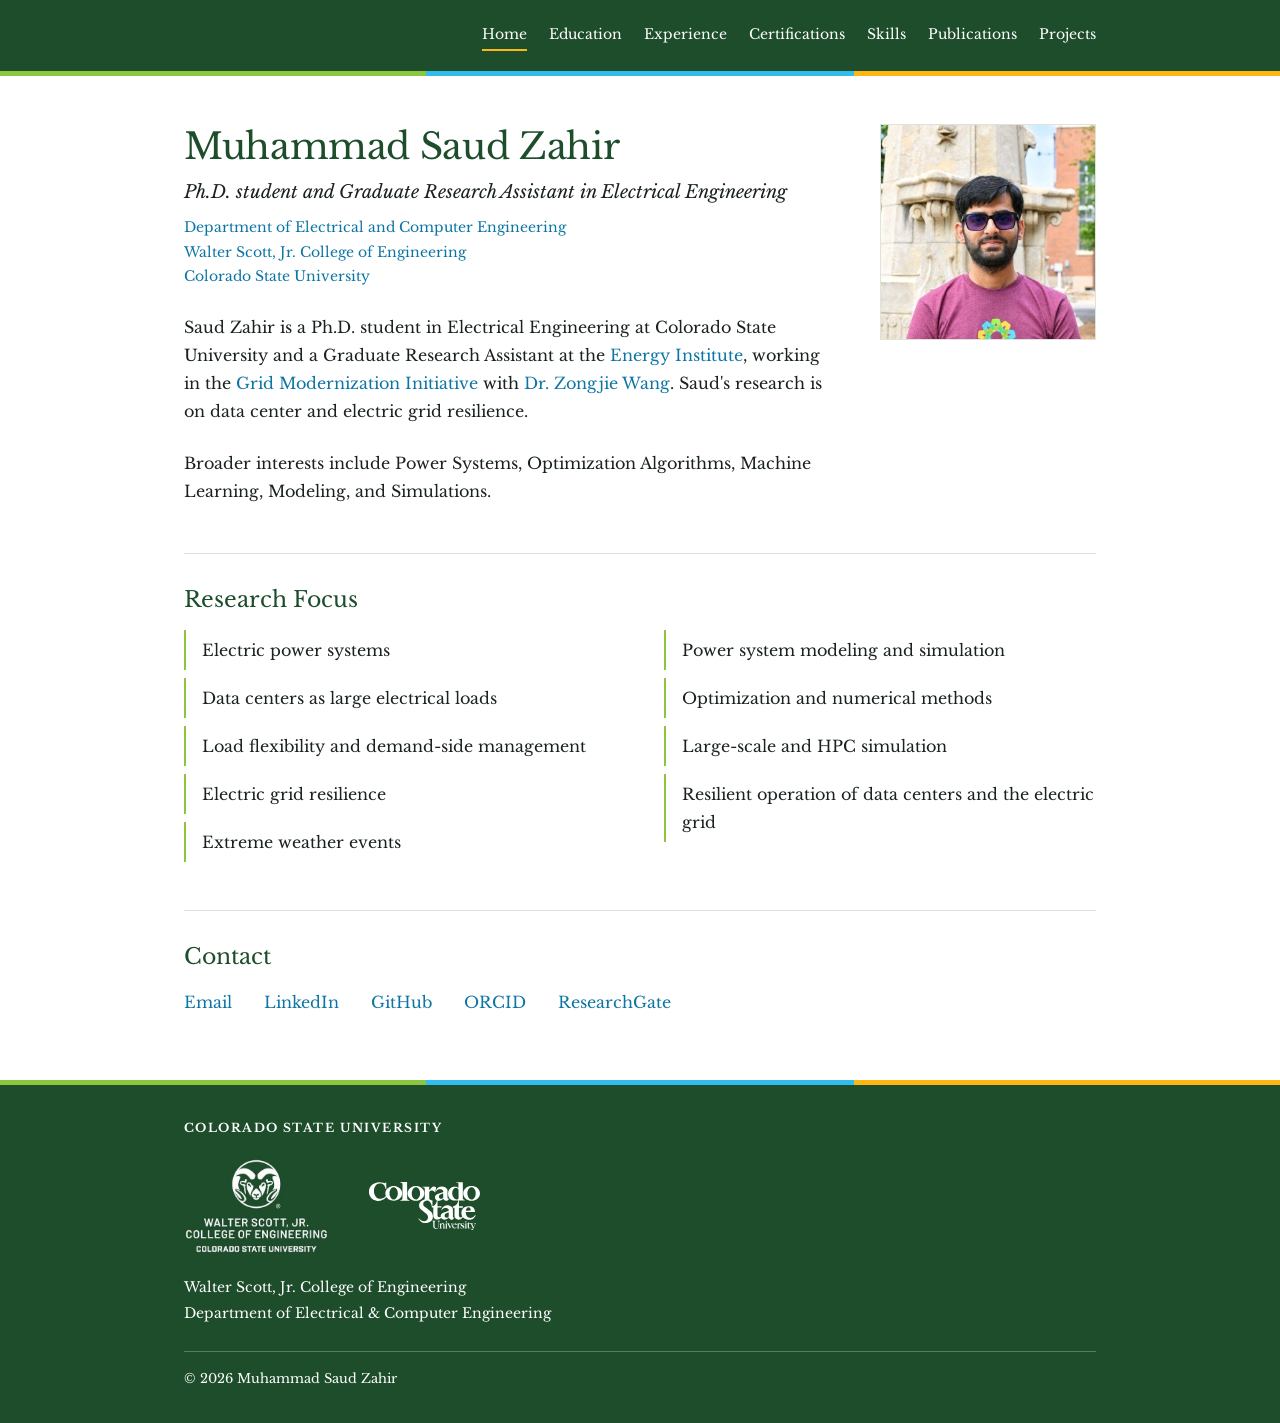
<file: index.html>
<!DOCTYPE html>
<html lang="en">
<head>
<meta charset="UTF-8">
<meta name="viewport" content="width=device-width, initial-scale=1.0">
<meta name="description" content="Muhammad Saud Zahir, Ph.D. student and Graduate Research Assistant in Electrical Engineering at Colorado State University, working on data center and electric grid resilience.">
<link rel="icon" href="assets/icons/favicon-32.png" sizes="32x32" type="image/png">
<link rel="icon" href="assets/icons/favicon.svg" type="image/svg+xml">
<link rel="apple-touch-icon" href="assets/icons/apple-touch-icon.png">
<link rel="preconnect" href="https://fonts.googleapis.com">
<link rel="preconnect" href="https://fonts.gstatic.com" crossorigin>
<link href="https://fonts.googleapis.com/css2?family=Libre+Baskerville:ital,wght@0,400;0,700;1,400&family=Pinyon+Script&display=swap" rel="stylesheet">
<link rel="stylesheet" href="assets/css/style.css">
<title>Muhammad Saud Zahir</title>
</head>
<body>
<a class="skip" href="#content">Skip to content</a>

<header class="banner">
<div class="wrap banner-inner">
<nav class="site-nav" aria-label="Main">
<a href="index.html" aria-current="page">Home</a>
<a href="education.html">Education</a>
<a href="experience.html">Experience</a>
<a href="certifications.html">Certifications</a>
<a href="skills.html">Skills</a>
<a href="publications.html">Publications</a>
<a href="projects.html">Projects</a>
</nav>
</div>
</header>

<main id="content" class="wrap">

<div class="intro">
<div class="intro-text">
<h1>Muhammad Saud Zahir</h1>
<p class="lede">Ph.D. student and Graduate Research Assistant in Electrical Engineering</p>
<p class="affiliation">
<a href="https://www.engr.colostate.edu/ece/" target="_blank" rel="noopener noreferrer">Department of Electrical and Computer Engineering</a><br>
<a href="https://www.engr.colostate.edu/" target="_blank" rel="noopener noreferrer">Walter Scott, Jr. College of Engineering</a><br>
<a href="https://www.colostate.edu/" target="_blank" rel="noopener noreferrer">Colorado State University</a>
</p>
<p class="bio">
Saud Zahir is a Ph.D. student in Electrical Engineering at Colorado State University
and a Graduate Research Assistant at the
<a href="https://energy.colostate.edu/" target="_blank" rel="noopener noreferrer">Energy Institute</a>,
working in the
<a href="https://energy.colostate.edu/grid-modernization-initiative/" target="_blank" rel="noopener noreferrer">Grid Modernization Initiative</a>
with
<a href="https://www.engr.colostate.edu/ece/people/zongjie-wang/" target="_blank" rel="noopener noreferrer">Dr. Zongjie Wang</a>.
Saud's research is on data center and electric grid resilience.
</p>
<p class="bio">
Broader interests include Power Systems, Optimization Algorithms,
Machine Learning, Modeling, and Simulations.
</p>
</div>
<img class="portrait" src="assets/images/profile.jpg" alt="Muhammad Saud Zahir" width="871" height="1161">
</div>

<section class="section">
<h2>Research Focus</h2>
<ul class="focus-list">
<li>Electric power systems</li>
<li>Data centers as large electrical loads</li>
<li>Load flexibility and demand-side management</li>
<li>Electric grid resilience</li>
<li>Extreme weather events</li>
<li>Power system modeling and simulation</li>
<li>Optimization and numerical methods</li>
<li>Large-scale and HPC simulation</li>
<li>Resilient operation of data centers and the electric grid</li>
</ul>
</section>

<section class="section">
<h2>Contact</h2>
<ul class="contact-list">
<li><a href="mailto:m.saud.zahir@gmail.com">Email</a></li>
<li><a href="https://www.linkedin.com/in/saudzahirr" target="_blank" rel="noopener noreferrer">LinkedIn</a></li>
<li><a href="https://github.com/saudzahirr" target="_blank" rel="noopener noreferrer">GitHub</a></li>
<li><a href="https://orcid.org/0009-0007-6675-9983" target="_blank" rel="noopener noreferrer">ORCID</a></li>
<li><a href="https://www.researchgate.net/profile/Muhammad_Saud_Zahir" target="_blank" rel="noopener noreferrer">ResearchGate</a></li>
</ul>
</section>

</main>

<footer class="site-footer">
<div class="wrap">
<p class="footer-label">Colorado State University</p>
<div class="footer-logos">
<a href="https://www.engr.colostate.edu/" target="_blank" rel="noopener noreferrer"><img class="footer-college" src="assets/images/logos/ece.jpg" alt="Walter Scott, Jr. College of Engineering, Colorado State University" width="389" height="258"></a>
<a href="https://www.colostate.edu/" target="_blank" rel="noopener noreferrer"><img class="footer-csu" src="assets/images/logos/csu-wordmark-white.svg" alt="Colorado State University" width="1209" height="523"></a>
</div>
<ul class="footer-links">
<li><a href="https://www.engr.colostate.edu/" target="_blank" rel="noopener noreferrer">Walter Scott, Jr. College of Engineering</a></li>
<li><a href="https://www.engr.colostate.edu/ece/" target="_blank" rel="noopener noreferrer">Department of Electrical &amp; Computer Engineering</a></li>
</ul>
<p class="footer-copy">&copy; 2026 Muhammad Saud Zahir</p>
</div>
</footer>

</body>
</html>
</file>
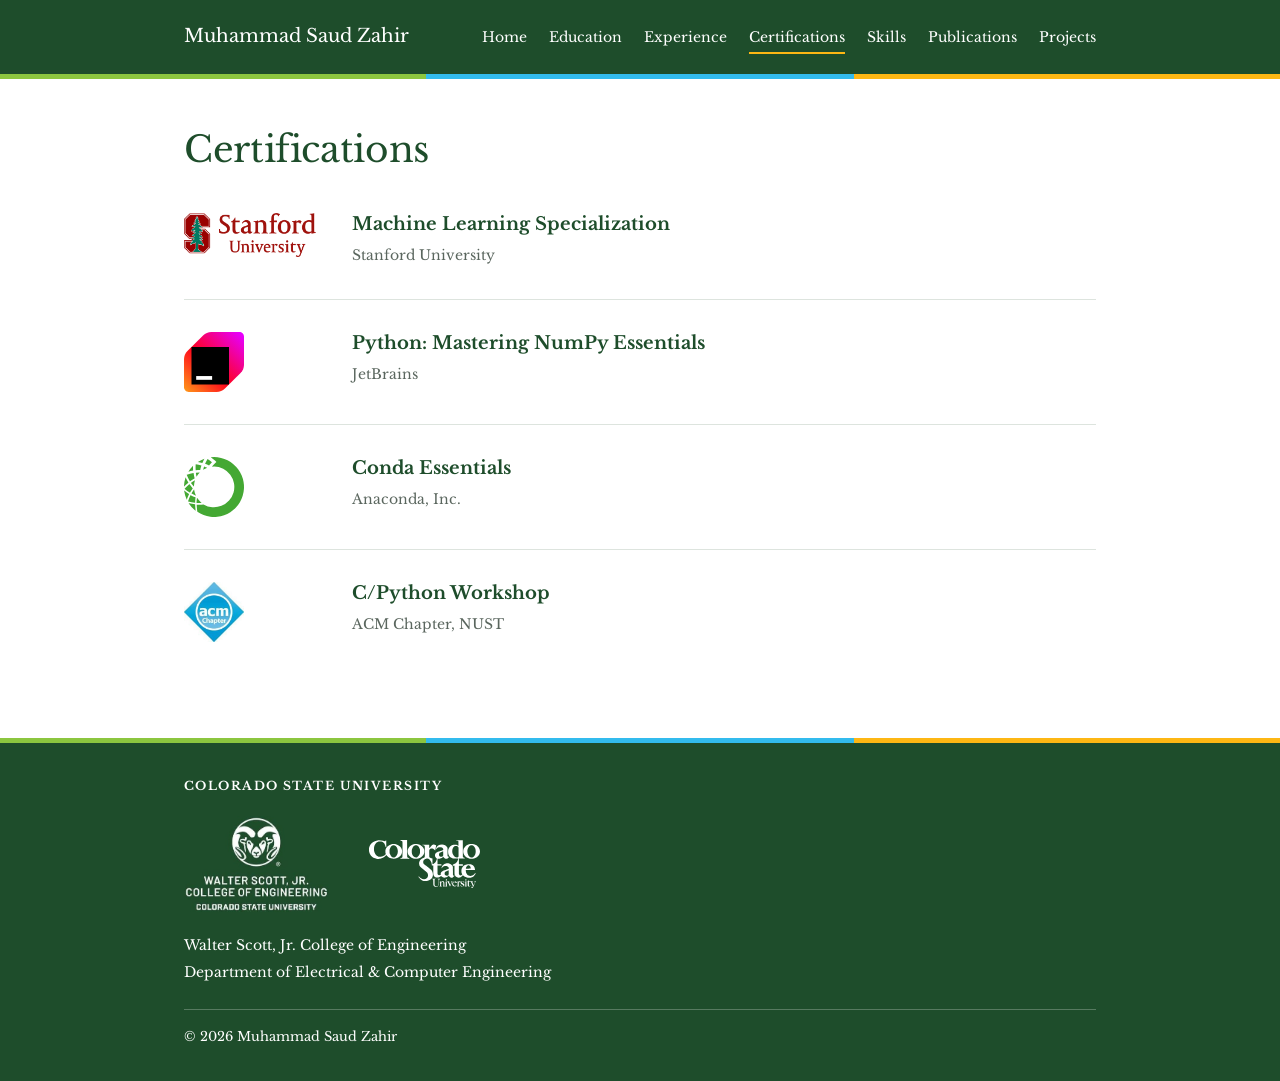
<file: certifications.html>
<!DOCTYPE html>
<html lang="en">
<head>
<meta charset="UTF-8">
<meta name="viewport" content="width=device-width, initial-scale=1.0">
<meta name="description" content="Certifications of Muhammad Saud Zahir.">
<link rel="icon" href="assets/icons/favicon-32.png" sizes="32x32" type="image/png">
<link rel="icon" href="assets/icons/favicon.svg" type="image/svg+xml">
<link rel="apple-touch-icon" href="assets/icons/apple-touch-icon.png">
<link rel="preconnect" href="https://fonts.googleapis.com">
<link rel="preconnect" href="https://fonts.gstatic.com" crossorigin>
<link href="https://fonts.googleapis.com/css2?family=Libre+Baskerville:ital,wght@0,400;0,700;1,400&family=Pinyon+Script&display=swap" rel="stylesheet">
<link rel="stylesheet" href="assets/css/style.css">
<title>Certifications: Muhammad Saud Zahir</title>
</head>
<body>
<a class="skip" href="#content">Skip to content</a>

<header class="banner">
<div class="wrap banner-inner">
<a class="site-name" href="index.html">Muhammad Saud Zahir</a>
<nav class="site-nav" aria-label="Main">
<a href="index.html">Home</a>
<a href="education.html">Education</a>
<a href="experience.html">Experience</a>
<a href="certifications.html" aria-current="page">Certifications</a>
<a href="skills.html">Skills</a>
<a href="publications.html">Publications</a>
<a href="projects.html">Projects</a>
</nav>
</div>
</header>

<main id="content" class="wrap">
<h1>Certifications</h1>

<article class="entry">
<a class="rail-logo" href="https://www.stanford.edu/" target="_blank" rel="noopener noreferrer"><img src="assets/images/logos/stanford.png" alt="Stanford University" width="480" height="158"></a>
<div class="entry-body">
<h2><a href="https://www.coursera.org/account/accomplishments/specialization/U9CALV14UQYW" target="_blank" rel="noopener noreferrer">Machine Learning Specialization</a></h2>
<p class="issuer">Stanford University</p>
</div>
</article>

<article class="entry">
<a class="rail-logo" href="https://www.jetbrains.com/" target="_blank" rel="noopener noreferrer"><img src="assets/images/logos/jetbrains.svg" alt="JetBrains" width="64" height="64"></a>
<div class="entry-body">
<h2><a href="https://www.coursera.org/account/accomplishments/verify/0TZ612RL6U81" target="_blank" rel="noopener noreferrer">Python: Mastering NumPy Essentials</a></h2>
<p class="issuer">JetBrains</p>
</div>
</article>

<article class="entry">
<a class="rail-logo" href="https://www.anaconda.com/" target="_blank" rel="noopener noreferrer"><img src="assets/images/logos/anaconda.svg" alt="Anaconda, Inc." width="64" height="64"></a>
<div class="entry-body">
<h2><a href="https://learning.anaconda.com/certificates/8kfdcghh5o" target="_blank" rel="noopener noreferrer">Conda Essentials</a></h2>
<p class="issuer">Anaconda, Inc.</p>
</div>
</article>

<article class="entry">
<a class="rail-logo" href="https://www.linkedin.com/company/acmnust" target="_blank" rel="noopener noreferrer"><img src="assets/images/logos/acm-nust.jpg" alt="NUST ACM Chapter" width="200" height="200"></a>
<div class="entry-body">
<h2><a href="https://www.linkedin.com/in/saudzahirr/overlay/1746195805280/single-media-viewer/?profileId=ACoAAC668C4B4YJIKvqXfz_mKLP5Gn1aaq37T_g" target="_blank" rel="noopener noreferrer">C/Python Workshop</a></h2>
<p class="issuer">ACM Chapter, NUST</p>
</div>
</article>

</main>

<footer class="site-footer">
<div class="wrap">
<p class="footer-label">Colorado State University</p>
<div class="footer-logos">
<a href="https://www.engr.colostate.edu/" target="_blank" rel="noopener noreferrer"><img class="footer-college" src="assets/images/logos/ece.jpg" alt="Walter Scott, Jr. College of Engineering, Colorado State University" width="389" height="258"></a>
<a href="https://www.colostate.edu/" target="_blank" rel="noopener noreferrer"><img class="footer-csu" src="assets/images/logos/csu-wordmark-white.svg" alt="Colorado State University" width="1209" height="523"></a>
</div>
<ul class="footer-links">
<li><a href="https://www.engr.colostate.edu/" target="_blank" rel="noopener noreferrer">Walter Scott, Jr. College of Engineering</a></li>
<li><a href="https://www.engr.colostate.edu/ece/" target="_blank" rel="noopener noreferrer">Department of Electrical &amp; Computer Engineering</a></li>
</ul>
<p class="footer-copy">&copy; 2026 Muhammad Saud Zahir</p>
</div>
</footer>

</body>
</html>
</file>
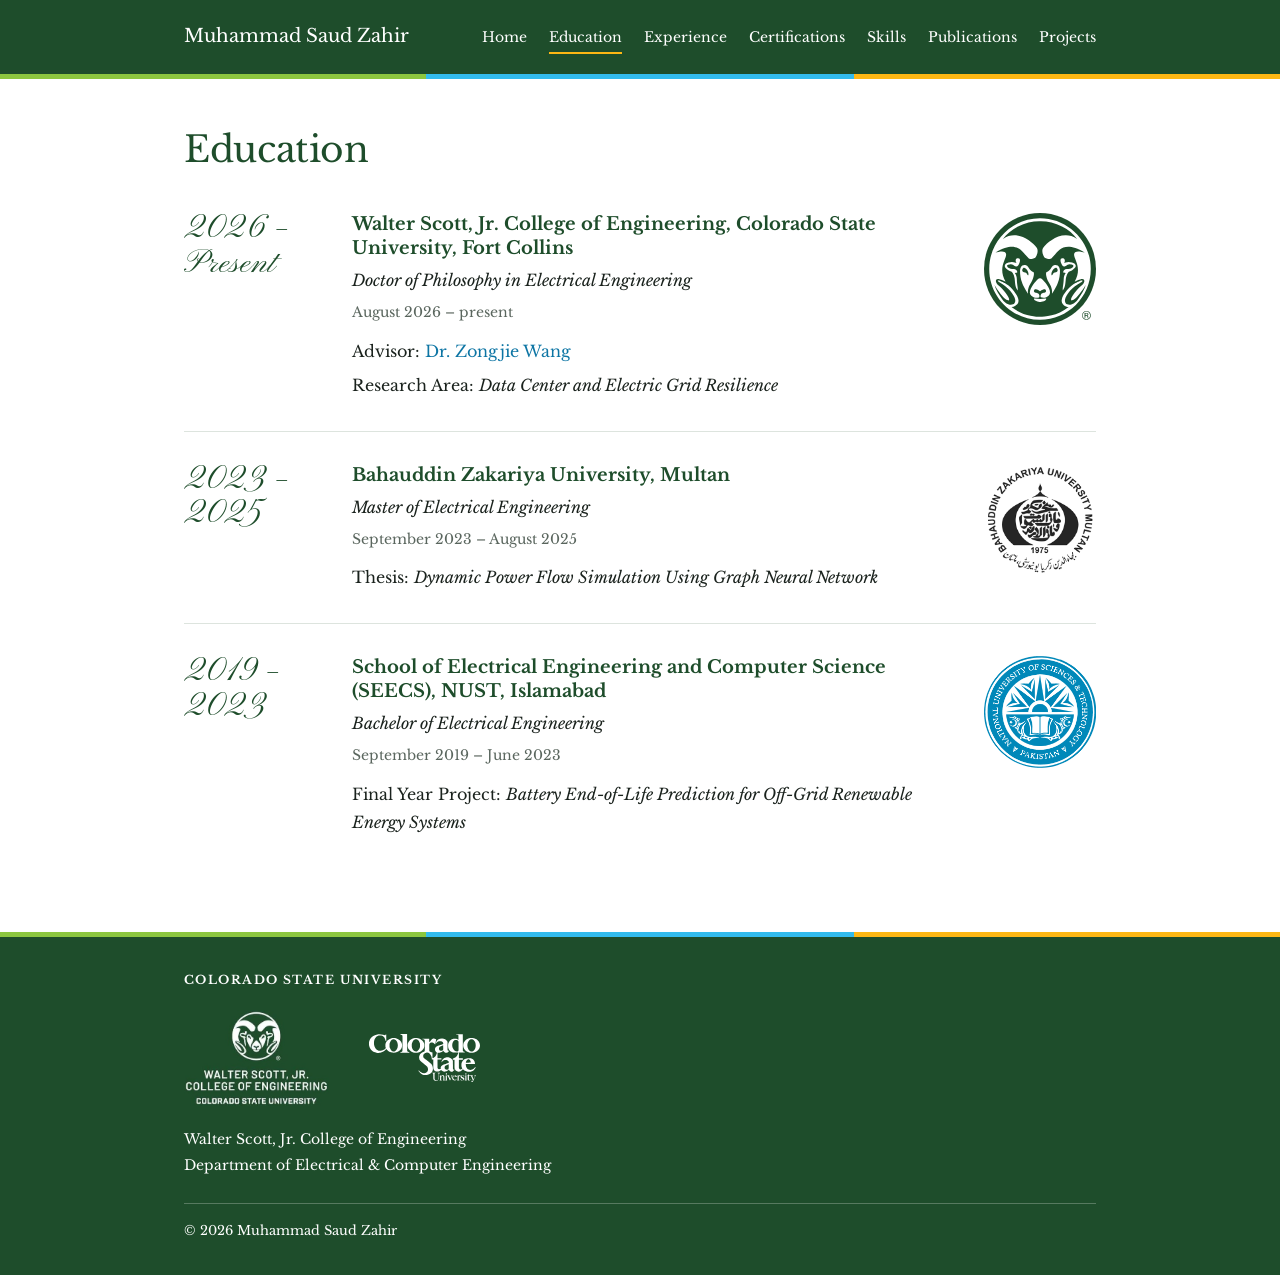
<file: education.html>
<!DOCTYPE html>
<html lang="en">
<head>
<meta charset="UTF-8">
<meta name="viewport" content="width=device-width, initial-scale=1.0">
<meta name="description" content="Education of Muhammad Saud Zahir.">
<link rel="icon" href="assets/icons/favicon-32.png" sizes="32x32" type="image/png">
<link rel="icon" href="assets/icons/favicon.svg" type="image/svg+xml">
<link rel="apple-touch-icon" href="assets/icons/apple-touch-icon.png">
<link rel="preconnect" href="https://fonts.googleapis.com">
<link rel="preconnect" href="https://fonts.gstatic.com" crossorigin>
<link href="https://fonts.googleapis.com/css2?family=Libre+Baskerville:ital,wght@0,400;0,700;1,400&family=Pinyon+Script&display=swap" rel="stylesheet">
<link rel="stylesheet" href="assets/css/style.css">
<title>Education: Muhammad Saud Zahir</title>
</head>
<body>
<a class="skip" href="#content">Skip to content</a>

<header class="banner">
<div class="wrap banner-inner">
<a class="site-name" href="index.html">Muhammad Saud Zahir</a>
<nav class="site-nav" aria-label="Main">
<a href="index.html">Home</a>
<a href="education.html" aria-current="page">Education</a>
<a href="experience.html">Experience</a>
<a href="certifications.html">Certifications</a>
<a href="skills.html">Skills</a>
<a href="publications.html">Publications</a>
<a href="projects.html">Projects</a>
</nav>
</div>
</header>

<main id="content" class="wrap">
<h1>Education</h1>

<article class="entry entry-dated">
<p class="years" aria-hidden="true"><span>2026 &ndash;</span> <span>Present</span></p>
<div class="entry-body">
<h2><a href="https://www.engr.colostate.edu/" target="_blank" rel="noopener noreferrer">Walter Scott, Jr. College of Engineering, Colorado State University, Fort Collins</a></h2>
<p class="role">Doctor of Philosophy in Electrical Engineering</p>
<p class="dates">August 2026 &ndash; present</p>
<p class="detail">Advisor: <a href="https://www.engr.colostate.edu/ece/people/zongjie-wang/" target="_blank" rel="noopener noreferrer">Dr. Zongjie Wang</a></p>
<p>Research Area: <i>Data Center and Electric Grid Resilience</i></p>
</div>
<a class="entry-logo" href="https://www.colostate.edu/" target="_blank" rel="noopener noreferrer"><img src="assets/images/logos/csu-symbol.svg" alt="Colorado State University" width="251" height="251"></a>
</article>

<article class="entry entry-dated">
<p class="years" aria-hidden="true"><span>2023 &ndash;</span> <span>2025</span></p>
<div class="entry-body">
<h2><a href="https://bzu.edu.pk/view_department.php?deptID=24" target="_blank" rel="noopener noreferrer">Bahauddin Zakariya University, Multan</a></h2>
<p class="role">Master of Electrical Engineering</p>
<p class="dates">September 2023 &ndash; August 2025</p>
<p class="detail">Thesis: <i>Dynamic Power Flow Simulation Using Graph Neural Network</i></p>
</div>
<a class="entry-logo" href="https://bzu.edu.pk/" target="_blank" rel="noopener noreferrer"><img src="assets/images/logos/bzu.png" alt="Bahauddin Zakariya University" width="338" height="338"></a>
</article>

<article class="entry entry-dated">
<p class="years" aria-hidden="true"><span>2019 &ndash;</span> <span>2023</span></p>
<div class="entry-body">
<h2><a href="https://seecs.nust.edu.pk/" target="_blank" rel="noopener noreferrer">School of Electrical Engineering and Computer Science (SEECS), NUST, Islamabad</a></h2>
<p class="role">Bachelor of Electrical Engineering</p>
<p class="dates">September 2019 &ndash; June 2023</p>
<p class="detail">Final Year Project: <i>Battery End-of-Life Prediction for Off-Grid Renewable Energy Systems</i></p>
</div>
<a class="entry-logo" href="https://nust.edu.pk/" target="_blank" rel="noopener noreferrer"><img src="assets/images/logos/nust.png" alt="NUST" width="220" height="220"></a>
</article>

</main>

<footer class="site-footer">
<div class="wrap">
<p class="footer-label">Colorado State University</p>
<div class="footer-logos">
<a href="https://www.engr.colostate.edu/" target="_blank" rel="noopener noreferrer"><img class="footer-college" src="assets/images/logos/ece.jpg" alt="Walter Scott, Jr. College of Engineering, Colorado State University" width="389" height="258"></a>
<a href="https://www.colostate.edu/" target="_blank" rel="noopener noreferrer"><img class="footer-csu" src="assets/images/logos/csu-wordmark-white.svg" alt="Colorado State University" width="1209" height="523"></a>
</div>
<ul class="footer-links">
<li><a href="https://www.engr.colostate.edu/" target="_blank" rel="noopener noreferrer">Walter Scott, Jr. College of Engineering</a></li>
<li><a href="https://www.engr.colostate.edu/ece/" target="_blank" rel="noopener noreferrer">Department of Electrical &amp; Computer Engineering</a></li>
</ul>
<p class="footer-copy">&copy; 2026 Muhammad Saud Zahir</p>
</div>
</footer>

</body>
</html>
</file>
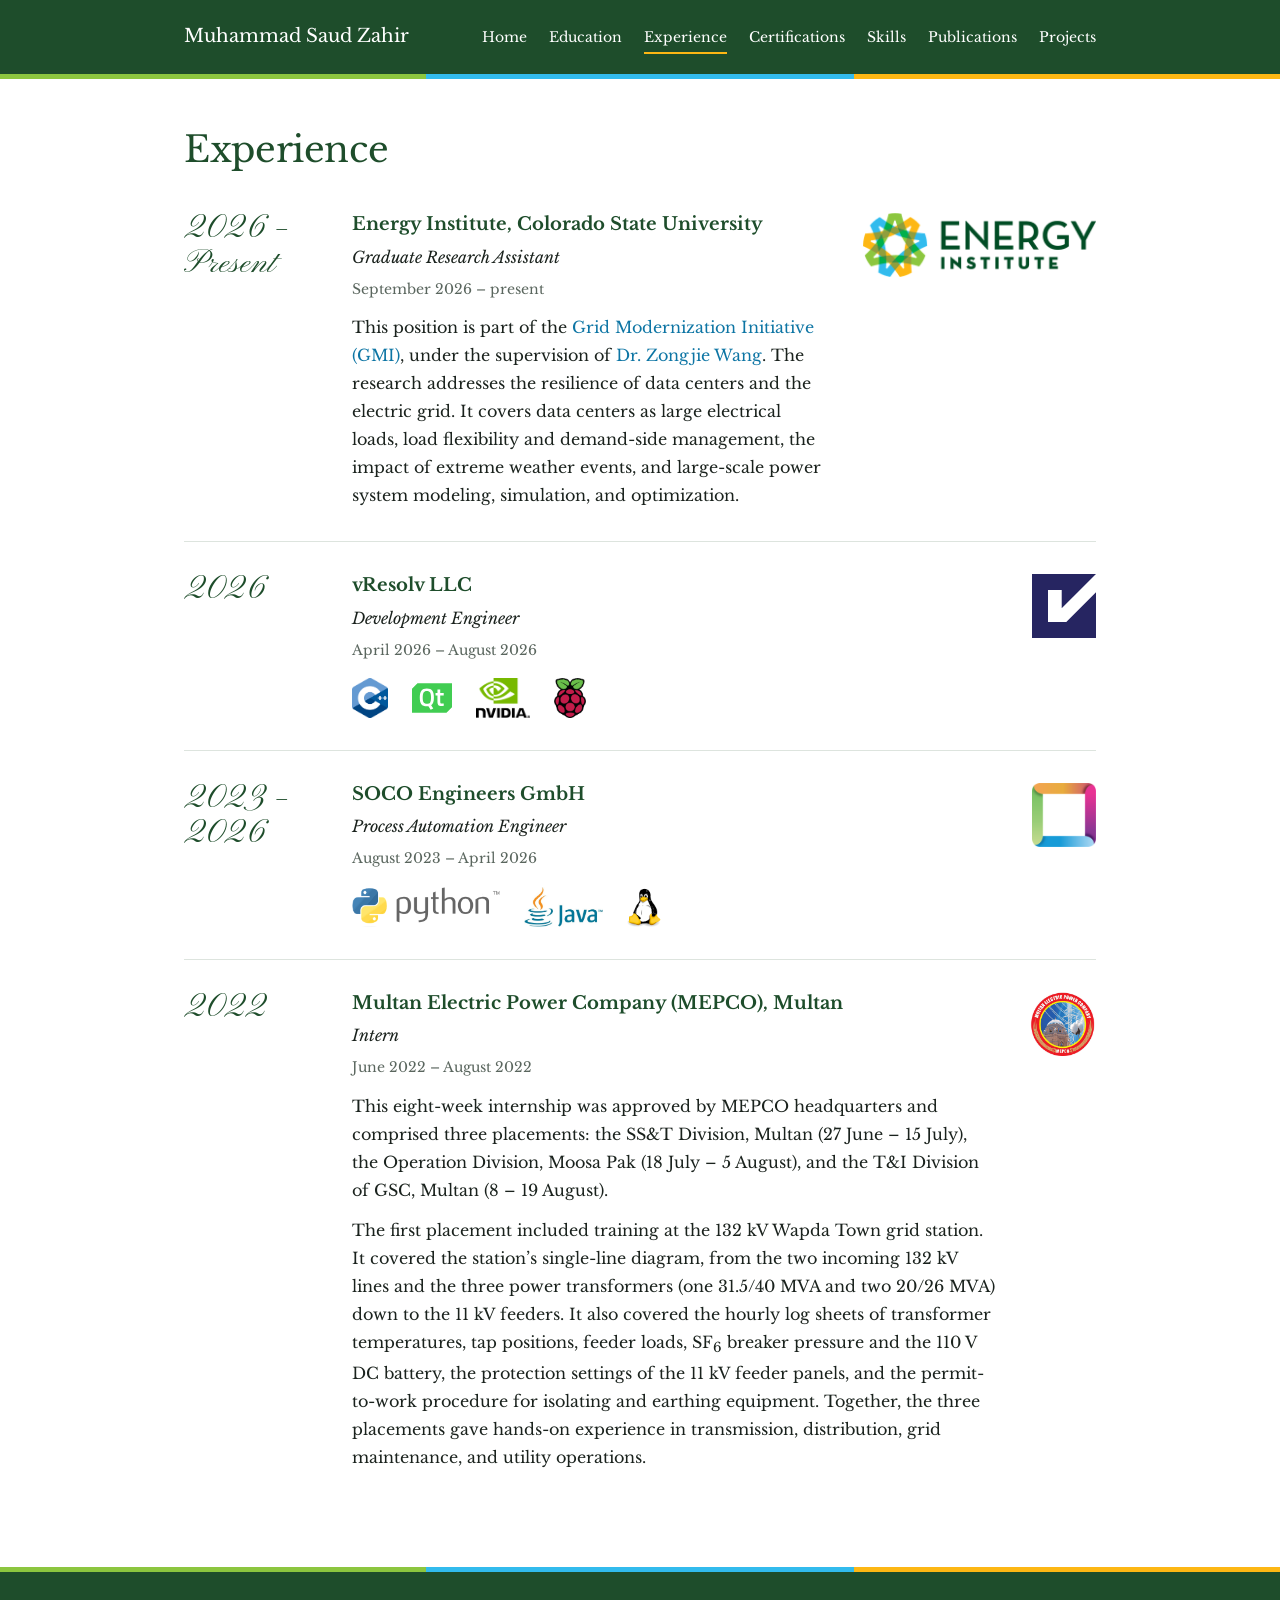
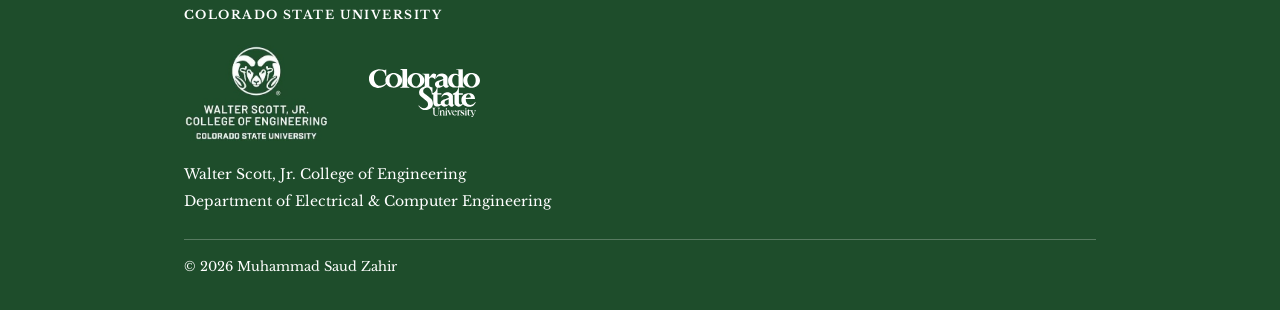
<file: experience.html>
<!DOCTYPE html>
<html lang="en">
<head>
<meta charset="UTF-8">
<meta name="viewport" content="width=device-width, initial-scale=1.0">
<meta name="description" content="Experience of Muhammad Saud Zahir.">
<link rel="icon" href="assets/icons/favicon-32.png" sizes="32x32" type="image/png">
<link rel="icon" href="assets/icons/favicon.svg" type="image/svg+xml">
<link rel="apple-touch-icon" href="assets/icons/apple-touch-icon.png">
<link rel="preconnect" href="https://fonts.googleapis.com">
<link rel="preconnect" href="https://fonts.gstatic.com" crossorigin>
<link href="https://fonts.googleapis.com/css2?family=Libre+Baskerville:ital,wght@0,400;0,700;1,400&family=Pinyon+Script&display=swap" rel="stylesheet">
<link rel="stylesheet" href="assets/css/style.css">
<title>Experience: Muhammad Saud Zahir</title>
</head>
<body>
<a class="skip" href="#content">Skip to content</a>

<header class="banner">
<div class="wrap banner-inner">
<a class="site-name" href="index.html">Muhammad Saud Zahir</a>
<nav class="site-nav" aria-label="Main">
<a href="index.html">Home</a>
<a href="education.html">Education</a>
<a href="experience.html" aria-current="page">Experience</a>
<a href="certifications.html">Certifications</a>
<a href="skills.html">Skills</a>
<a href="publications.html">Publications</a>
<a href="projects.html">Projects</a>
</nav>
</div>
</header>

<main id="content" class="wrap">
<h1>Experience</h1>

<article class="entry entry-dated entry-work">
<p class="years" aria-hidden="true"><span>2026 &ndash;</span> <span>Present</span></p>
<div class="entry-body">
<h2><a href="https://energy.colostate.edu/" target="_blank" rel="noopener noreferrer">Energy Institute, Colorado State University</a></h2>
<p class="role">Graduate Research Assistant</p>
<p class="dates">September 2026 &ndash; present</p>
<p class="detail">
This position is part of the <a href="https://energy.colostate.edu/grid-modernization-initiative/" target="_blank" rel="noopener noreferrer">Grid Modernization Initiative (GMI)</a>,
under the supervision of <a href="https://www.engr.colostate.edu/ece/people/zongjie-wang/" target="_blank" rel="noopener noreferrer">Dr. Zongjie Wang</a>.
The research addresses the resilience of data centers and the electric grid.
It covers data centers as large electrical loads, load flexibility and
demand-side management, the impact of extreme weather events, and large-scale
power system modeling, simulation, and optimization.
</p>
</div>
<a class="entry-logo" href="https://energy.colostate.edu/" target="_blank" rel="noopener noreferrer"><img src="assets/images/logos/csu-energy-institute.png" alt="Energy Institute, Colorado State University" width="480" height="132"></a>
</article>

<article class="entry entry-dated entry-work">
<p class="years" aria-hidden="true"><span>2026</span></p>
<div class="entry-body">
<h2><a href="https://vresolv.io/" target="_blank" rel="noopener noreferrer">vResolv LLC</a></h2>
<p class="role">Development Engineer</p>
<p class="dates">April 2026 &ndash; August 2026</p>
<ul class="tools">
<li><a href="https://isocpp.org/" target="_blank" rel="noopener noreferrer"><img src="assets/images/logos/cplusplus.png" alt="C++" title="C++" width="360" height="405"></a></li>
<li><a href="https://www.qt.io/" target="_blank" rel="noopener noreferrer"><img src="assets/images/logos/qt.svg" alt="Qt" title="Qt" width="128" height="128"></a></li>
<li><a href="https://www.nvidia.com/en-us/" target="_blank" rel="noopener noreferrer"><img src="assets/images/logos/nvidia.png" alt="Nvidia" title="Nvidia" width="480" height="354"></a></li>
<li><a href="https://www.raspberrypi.com/" target="_blank" rel="noopener noreferrer"><img src="assets/images/logos/raspberry-pi.png" alt="Raspberry Pi" title="Raspberry Pi" width="386" height="480"></a></li>
</ul>
</div>
<a class="entry-logo" href="https://vresolv.io/" target="_blank" rel="noopener noreferrer"><img src="assets/images/logos/vresolv.svg" alt="vResolv" width="64" height="64"></a>
</article>

<article class="entry entry-dated entry-work">
<p class="years" aria-hidden="true"><span>2023 &ndash;</span> <span>2026</span></p>
<div class="entry-body">
<h2><a href="https://www.soco-engineers.com/" target="_blank" rel="noopener noreferrer">SOCO Engineers GmbH</a></h2>
<p class="role">Process Automation Engineer</p>
<p class="dates">August 2023 &ndash; April 2026</p>
<ul class="tools">
<li><a href="https://www.python.org/" target="_blank" rel="noopener noreferrer"><img src="assets/images/logos/python.png" alt="Python" title="Python" width="480" height="130"></a></li>
<li><a href="https://www.java.com/" target="_blank" rel="noopener noreferrer"><img src="assets/images/logos/java.jpg" alt="Java" title="Java" width="480" height="242"></a></li>
<li><a href="https://www.kernel.org/" target="_blank" rel="noopener noreferrer"><img src="assets/images/logos/linux.png" alt="Linux" title="Linux" width="104" height="120"></a></li>
</ul>
</div>
<a class="entry-logo" href="https://www.soco-engineers.com/" target="_blank" rel="noopener noreferrer"><img src="assets/images/logos/soco-engineers.png" alt="SOCO Engineers" width="320" height="320"></a>
</article>

<article class="entry entry-dated entry-work">
<p class="years" aria-hidden="true"><span>2022</span></p>
<div class="entry-body">
<h2><a href="https://mepco.com.pk/" target="_blank" rel="noopener noreferrer">Multan Electric Power Company (MEPCO), Multan</a></h2>
<p class="role">Intern</p>
<p class="dates">June 2022 &ndash; August 2022</p>
<p class="detail">
This eight-week internship was approved by MEPCO headquarters and comprised
three placements: the SS&amp;T Division, Multan (27 June &ndash; 15 July), the
Operation Division, Moosa Pak (18 July &ndash; 5 August), and the T&amp;I Division
of GSC, Multan (8 &ndash; 19 August).
</p>
<p class="detail">
The first placement included training at the 132 kV Wapda Town grid station.
It covered the station&rsquo;s single-line diagram, from the two incoming 132 kV
lines and the three power transformers (one 31.5/40 MVA and two 20/26 MVA)
down to the 11 kV feeders. It also covered the hourly log sheets of transformer
temperatures, tap positions, feeder loads, SF<sub>6</sub> breaker pressure and
the 110 V DC battery, the protection settings of the 11 kV feeder panels, and
the permit-to-work procedure for isolating and earthing equipment.
Together, the three placements gave hands-on experience in transmission,
distribution, grid maintenance, and utility operations.
</p>
</div>
<a class="entry-logo" href="https://mepco.com.pk/" target="_blank" rel="noopener noreferrer"><img src="assets/images/logos/mepco.jpg" alt="Multan Electric Power Company" width="458" height="436"></a>
</article>

</main>

<footer class="site-footer">
<div class="wrap">
<p class="footer-label">Colorado State University</p>
<div class="footer-logos">
<a href="https://www.engr.colostate.edu/" target="_blank" rel="noopener noreferrer"><img class="footer-college" src="assets/images/logos/ece.jpg" alt="Walter Scott, Jr. College of Engineering, Colorado State University" width="389" height="258"></a>
<a href="https://www.colostate.edu/" target="_blank" rel="noopener noreferrer"><img class="footer-csu" src="assets/images/logos/csu-wordmark-white.svg" alt="Colorado State University" width="1209" height="523"></a>
</div>
<ul class="footer-links">
<li><a href="https://www.engr.colostate.edu/" target="_blank" rel="noopener noreferrer">Walter Scott, Jr. College of Engineering</a></li>
<li><a href="https://www.engr.colostate.edu/ece/" target="_blank" rel="noopener noreferrer">Department of Electrical &amp; Computer Engineering</a></li>
</ul>
<p class="footer-copy">&copy; 2026 Muhammad Saud Zahir</p>
</div>
</footer>

</body>
</html>
</file>
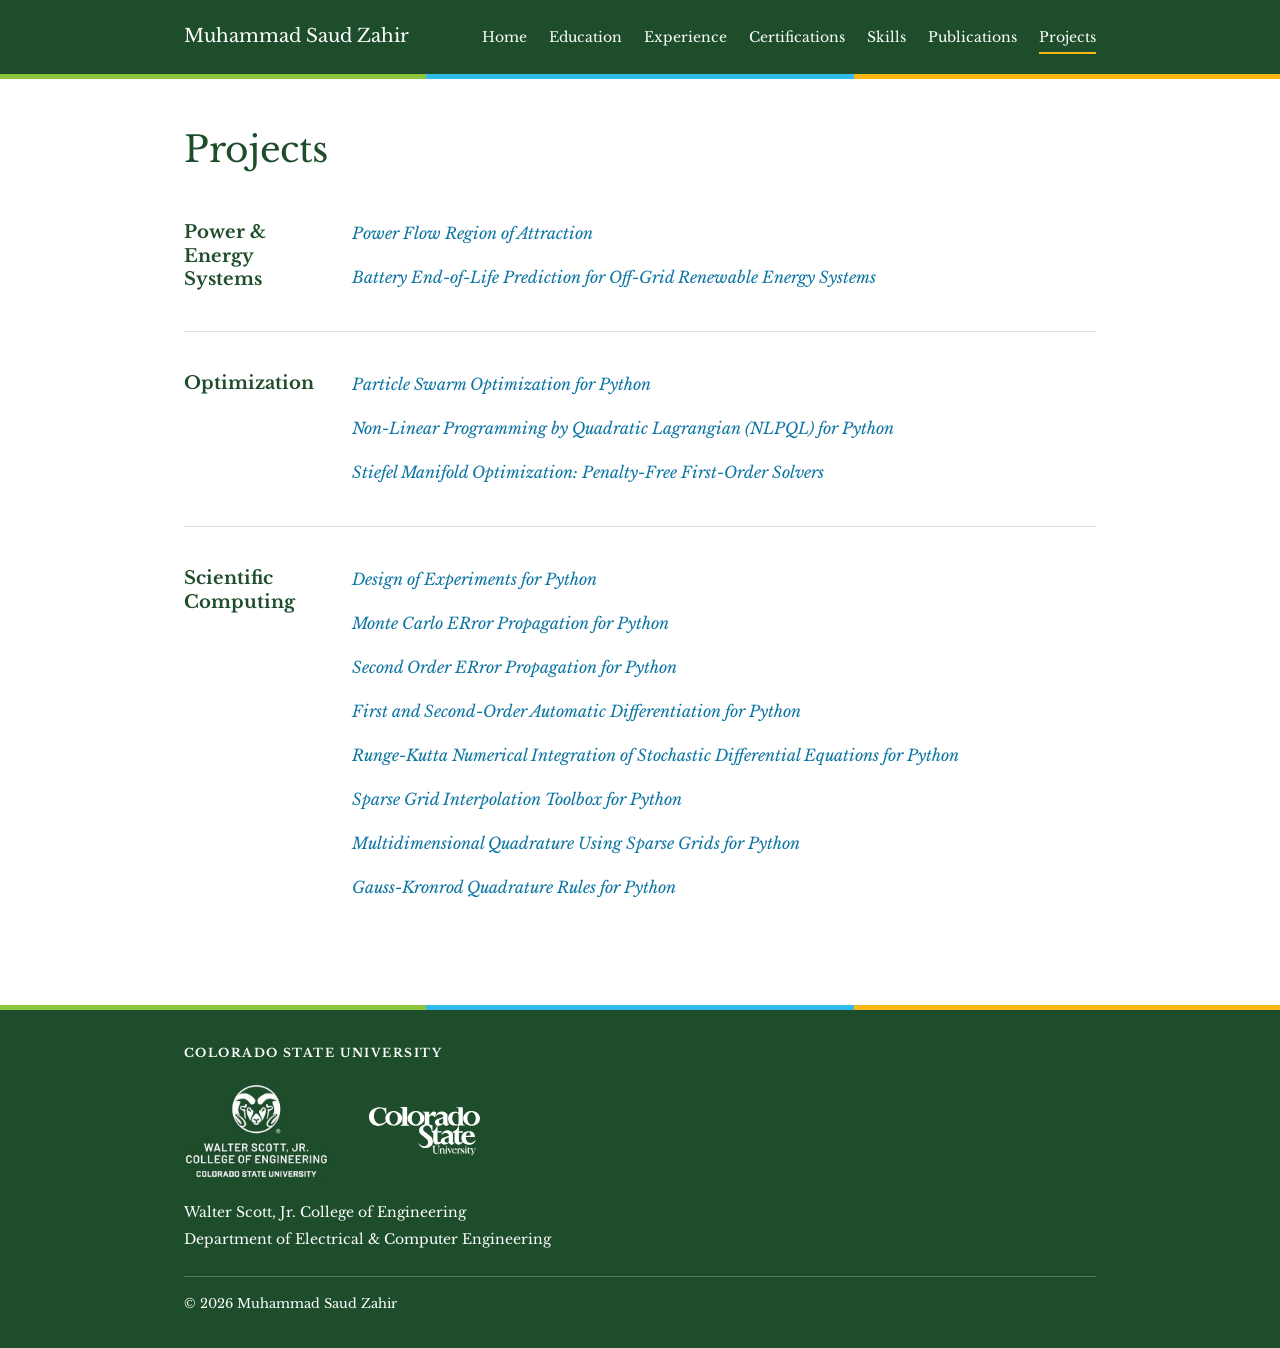
<file: projects.html>
<!DOCTYPE html>
<html lang="en">
<head>
<meta charset="UTF-8">
<meta name="viewport" content="width=device-width, initial-scale=1.0">
<meta name="description" content="Projects of Muhammad Saud Zahir.">
<link rel="icon" href="assets/icons/favicon-32.png" sizes="32x32" type="image/png">
<link rel="icon" href="assets/icons/favicon.svg" type="image/svg+xml">
<link rel="apple-touch-icon" href="assets/icons/apple-touch-icon.png">
<link rel="preconnect" href="https://fonts.googleapis.com">
<link rel="preconnect" href="https://fonts.gstatic.com" crossorigin>
<link href="https://fonts.googleapis.com/css2?family=Libre+Baskerville:ital,wght@0,400;0,700;1,400&family=Pinyon+Script&display=swap" rel="stylesheet">
<link rel="stylesheet" href="assets/css/style.css">
<title>Projects: Muhammad Saud Zahir</title>
</head>
<body>
<a class="skip" href="#content">Skip to content</a>

<header class="banner">
<div class="wrap banner-inner">
<a class="site-name" href="index.html">Muhammad Saud Zahir</a>
<nav class="site-nav" aria-label="Main">
<a href="index.html">Home</a>
<a href="education.html">Education</a>
<a href="experience.html">Experience</a>
<a href="certifications.html">Certifications</a>
<a href="skills.html">Skills</a>
<a href="publications.html">Publications</a>
<a href="projects.html" aria-current="page">Projects</a>
</nav>
</div>
</header>

<main id="content" class="wrap">
<h1>Projects</h1>

<section class="entry">
<h2 class="rail-title">Power &amp; Energy Systems</h2>
<ul class="plain-list">
<li><a href="https://github.com/saudzahirr/ROA" target="_blank" rel="noopener noreferrer">Power Flow Region of Attraction</a></li>
<li><a href="https://github.com/saudzahirr/battery-eol-prediction" target="_blank" rel="noopener noreferrer">Battery End-of-Life Prediction for Off-Grid Renewable Energy Systems</a></li>
</ul>
</section>

<section class="entry">
<h2 class="rail-title">Optimization</h2>
<ul class="plain-list">
<li><a href="https://github.com/eggzec/pyswarm" target="_blank" rel="noopener noreferrer">Particle Swarm Optimization for Python</a></li>
<li><a href="https://github.com/eggzec/nlpql" target="_blank" rel="noopener noreferrer">Non-Linear Programming by Quadratic Lagrangian (NLPQL) for Python</a></li>
<li><a href="https://github.com/eggzec/smopt" target="_blank" rel="noopener noreferrer">Stiefel Manifold Optimization: Penalty-Free First-Order Solvers</a></li>
</ul>
</section>

<section class="entry">
<h2 class="rail-title">Scientific Computing</h2>
<ul class="plain-list">
<li><a href="https://github.com/pydoe/pydoe" target="_blank" rel="noopener noreferrer">Design of Experiments for Python</a></li>
<li><a href="https://github.com/eggzec/mcerp" target="_blank" rel="noopener noreferrer">Monte Carlo ERror Propagation for Python</a></li>
<li><a href="https://github.com/eggzec/soerp" target="_blank" rel="noopener noreferrer">Second Order ERror Propagation for Python</a></li>
<li><a href="https://github.com/eggzec/ad" target="_blank" rel="noopener noreferrer">First and Second-Order Automatic Differentiation for Python</a></li>
<li><a href="https://github.com/eggzec/sdepack" target="_blank" rel="noopener noreferrer">Runge-Kutta Numerical Integration of Stochastic Differential Equations for Python</a></li>
<li><a href="https://github.com/eggzec/spinterp" target="_blank" rel="noopener noreferrer">Sparse Grid Interpolation Toolbox for Python</a></li>
<li><a href="https://github.com/eggzec/smolpack" target="_blank" rel="noopener noreferrer">Multidimensional Quadrature Using Sparse Grids for Python</a></li>
<li><a href="https://github.com/eggzec/kronrod" target="_blank" rel="noopener noreferrer">Gauss-Kronrod Quadrature Rules for Python</a></li>
</ul>
</section>

</main>

<footer class="site-footer">
<div class="wrap">
<p class="footer-label">Colorado State University</p>
<div class="footer-logos">
<a href="https://www.engr.colostate.edu/" target="_blank" rel="noopener noreferrer"><img class="footer-college" src="assets/images/logos/ece.jpg" alt="Walter Scott, Jr. College of Engineering, Colorado State University" width="389" height="258"></a>
<a href="https://www.colostate.edu/" target="_blank" rel="noopener noreferrer"><img class="footer-csu" src="assets/images/logos/csu-wordmark-white.svg" alt="Colorado State University" width="1209" height="523"></a>
</div>
<ul class="footer-links">
<li><a href="https://www.engr.colostate.edu/" target="_blank" rel="noopener noreferrer">Walter Scott, Jr. College of Engineering</a></li>
<li><a href="https://www.engr.colostate.edu/ece/" target="_blank" rel="noopener noreferrer">Department of Electrical &amp; Computer Engineering</a></li>
</ul>
<p class="footer-copy">&copy; 2026 Muhammad Saud Zahir</p>
</div>
</footer>

</body>
</html>
</file>
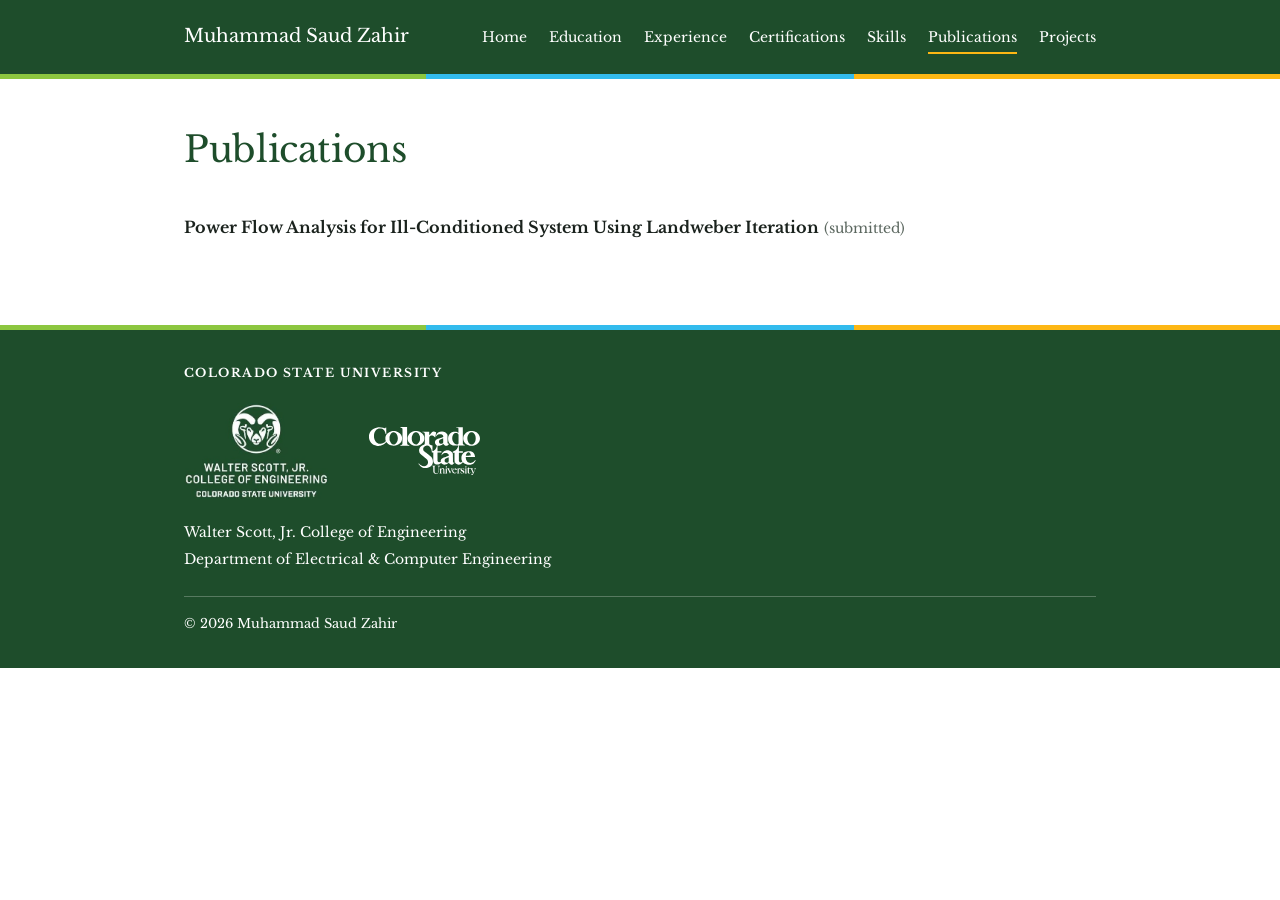
<file: publications.html>
<!DOCTYPE html>
<html lang="en">
<head>
<meta charset="UTF-8">
<meta name="viewport" content="width=device-width, initial-scale=1.0">
<meta name="description" content="Publications of Muhammad Saud Zahir.">
<link rel="icon" href="assets/icons/favicon-32.png" sizes="32x32" type="image/png">
<link rel="icon" href="assets/icons/favicon.svg" type="image/svg+xml">
<link rel="apple-touch-icon" href="assets/icons/apple-touch-icon.png">
<link rel="preconnect" href="https://fonts.googleapis.com">
<link rel="preconnect" href="https://fonts.gstatic.com" crossorigin>
<link href="https://fonts.googleapis.com/css2?family=Libre+Baskerville:ital,wght@0,400;0,700;1,400&family=Pinyon+Script&display=swap" rel="stylesheet">
<link rel="stylesheet" href="assets/css/style.css">
<title>Publications: Muhammad Saud Zahir</title>
</head>
<body>
<a class="skip" href="#content">Skip to content</a>

<header class="banner">
<div class="wrap banner-inner">
<a class="site-name" href="index.html">Muhammad Saud Zahir</a>
<nav class="site-nav" aria-label="Main">
<a href="index.html">Home</a>
<a href="education.html">Education</a>
<a href="experience.html">Experience</a>
<a href="certifications.html">Certifications</a>
<a href="skills.html">Skills</a>
<a href="publications.html" aria-current="page">Publications</a>
<a href="projects.html">Projects</a>
</nav>
</div>
</header>

<main id="content" class="wrap">
<h1>Publications</h1>

<ul class="plain-list">
<li>
<b>Power Flow Analysis for Ill-Conditioned System Using Landweber Iteration</b>
<span class="status">(submitted)</span>
</li>
</ul>

</main>

<footer class="site-footer">
<div class="wrap">
<p class="footer-label">Colorado State University</p>
<div class="footer-logos">
<a href="https://www.engr.colostate.edu/" target="_blank" rel="noopener noreferrer"><img class="footer-college" src="assets/images/logos/ece.jpg" alt="Walter Scott, Jr. College of Engineering, Colorado State University" width="389" height="258"></a>
<a href="https://www.colostate.edu/" target="_blank" rel="noopener noreferrer"><img class="footer-csu" src="assets/images/logos/csu-wordmark-white.svg" alt="Colorado State University" width="1209" height="523"></a>
</div>
<ul class="footer-links">
<li><a href="https://www.engr.colostate.edu/" target="_blank" rel="noopener noreferrer">Walter Scott, Jr. College of Engineering</a></li>
<li><a href="https://www.engr.colostate.edu/ece/" target="_blank" rel="noopener noreferrer">Department of Electrical &amp; Computer Engineering</a></li>
</ul>
<p class="footer-copy">&copy; 2026 Muhammad Saud Zahir</p>
</div>
</footer>

</body>
</html>
</file>
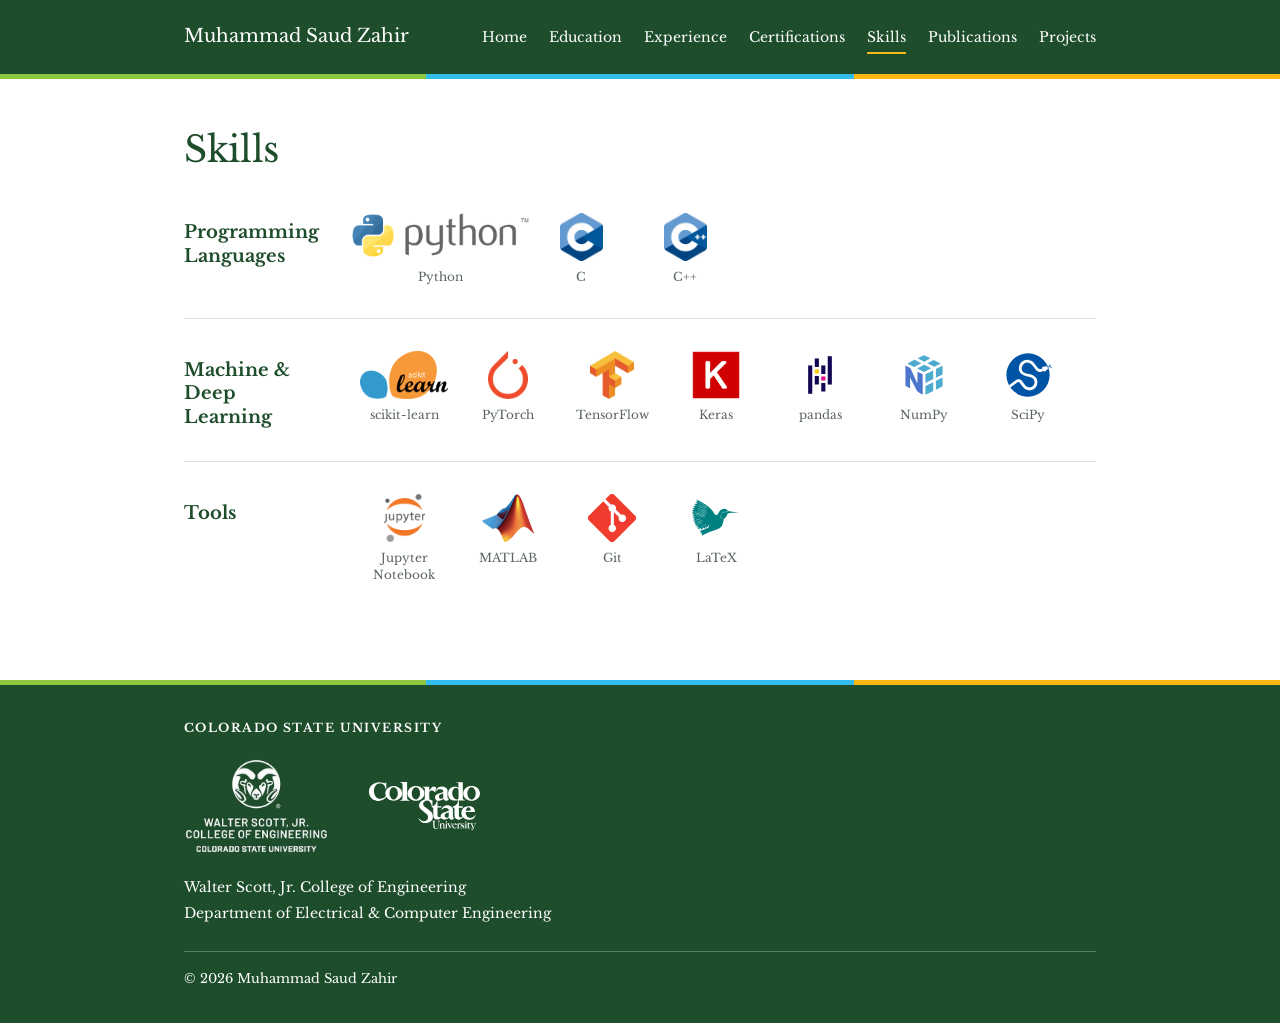
<file: skills.html>
<!DOCTYPE html>
<html lang="en">
<head>
<meta charset="UTF-8">
<meta name="viewport" content="width=device-width, initial-scale=1.0">
<meta name="description" content="Skills of Muhammad Saud Zahir.">
<link rel="icon" href="assets/icons/favicon-32.png" sizes="32x32" type="image/png">
<link rel="icon" href="assets/icons/favicon.svg" type="image/svg+xml">
<link rel="apple-touch-icon" href="assets/icons/apple-touch-icon.png">
<link rel="preconnect" href="https://fonts.googleapis.com">
<link rel="preconnect" href="https://fonts.gstatic.com" crossorigin>
<link href="https://fonts.googleapis.com/css2?family=Libre+Baskerville:ital,wght@0,400;0,700;1,400&family=Pinyon+Script&display=swap" rel="stylesheet">
<link rel="stylesheet" href="assets/css/style.css">
<title>Skills: Muhammad Saud Zahir</title>
</head>
<body>
<a class="skip" href="#content">Skip to content</a>

<header class="banner">
<div class="wrap banner-inner">
<a class="site-name" href="index.html">Muhammad Saud Zahir</a>
<nav class="site-nav" aria-label="Main">
<a href="index.html">Home</a>
<a href="education.html">Education</a>
<a href="experience.html">Experience</a>
<a href="certifications.html">Certifications</a>
<a href="skills.html" aria-current="page">Skills</a>
<a href="publications.html">Publications</a>
<a href="projects.html">Projects</a>
</nav>
</div>
</header>

<main id="content" class="wrap">
<h1>Skills</h1>

<section class="entry">
<h2 class="rail-title">Programming Languages</h2>
<ul class="tools tools-labelled">
<li><a href="https://www.python.org/" target="_blank" rel="noopener noreferrer"><img src="assets/images/logos/python.png" alt="" width="480" height="130">Python</a></li>
<li><a href="https://en.cppreference.com/w/c.html" target="_blank" rel="noopener noreferrer"><img src="assets/images/logos/c.png" alt="" width="360" height="405">C</a></li>
<li><a href="https://isocpp.org/" target="_blank" rel="noopener noreferrer"><img src="assets/images/logos/cplusplus.png" alt="" width="360" height="405">C++</a></li>
</ul>
</section>

<section class="entry">
<h2 class="rail-title">Machine &amp; Deep Learning</h2>
<ul class="tools tools-labelled">
<li><a href="https://scikit-learn.org/" target="_blank" rel="noopener noreferrer"><img src="assets/images/logos/scikit-learn.png" alt="" width="480" height="259">scikit-learn</a></li>
<li><a href="https://pytorch.org/" target="_blank" rel="noopener noreferrer"><img src="assets/images/logos/pytorch.png" alt="" width="397" height="480">PyTorch</a></li>
<li><a href="https://www.tensorflow.org/" target="_blank" rel="noopener noreferrer"><img src="assets/images/logos/tensorflow.png" alt="" width="448" height="480">TensorFlow</a></li>
<li><a href="https://keras.io/" target="_blank" rel="noopener noreferrer"><img src="assets/images/logos/keras.jpg" alt="" width="300" height="300">Keras</a></li>
<li><a href="https://pandas.pydata.org/" target="_blank" rel="noopener noreferrer"><img src="assets/images/logos/pandas.svg" alt="" width="210" height="280">pandas</a></li>
<li><a href="https://numpy.org/" target="_blank" rel="noopener noreferrer"><img src="assets/images/logos/numpy.svg" alt="" width="500" height="500">NumPy</a></li>
<li><a href="https://scipy.org/" target="_blank" rel="noopener noreferrer"><img src="assets/images/logos/scipy.svg" alt="" width="560" height="560">SciPy</a></li>
</ul>
</section>

<section class="entry">
<h2 class="rail-title">Tools</h2>
<ul class="tools tools-labelled">
<li><a href="https://jupyter.org/" target="_blank" rel="noopener noreferrer"><img src="assets/images/logos/jupyter.png" alt="" width="410" height="480">Jupyter Notebook</a></li>
<li><a href="https://www.mathworks.com/products/matlab.html" target="_blank" rel="noopener noreferrer"><img src="assets/images/logos/matlab.png" alt="" width="98" height="90">MATLAB</a></li>
<li><a href="https://git-scm.com/" target="_blank" rel="noopener noreferrer"><img src="assets/images/logos/git.png" alt="" width="383" height="383">Git</a></li>
<li><a href="https://www.latex-project.org/" target="_blank" rel="noopener noreferrer"><img src="assets/images/logos/latex.svg" alt="" width="64" height="64">LaTeX</a></li>
</ul>
</section>

</main>

<footer class="site-footer">
<div class="wrap">
<p class="footer-label">Colorado State University</p>
<div class="footer-logos">
<a href="https://www.engr.colostate.edu/" target="_blank" rel="noopener noreferrer"><img class="footer-college" src="assets/images/logos/ece.jpg" alt="Walter Scott, Jr. College of Engineering, Colorado State University" width="389" height="258"></a>
<a href="https://www.colostate.edu/" target="_blank" rel="noopener noreferrer"><img class="footer-csu" src="assets/images/logos/csu-wordmark-white.svg" alt="Colorado State University" width="1209" height="523"></a>
</div>
<ul class="footer-links">
<li><a href="https://www.engr.colostate.edu/" target="_blank" rel="noopener noreferrer">Walter Scott, Jr. College of Engineering</a></li>
<li><a href="https://www.engr.colostate.edu/ece/" target="_blank" rel="noopener noreferrer">Department of Electrical &amp; Computer Engineering</a></li>
</ul>
<p class="footer-copy">&copy; 2026 Muhammad Saud Zahir</p>
</div>
</footer>

</body>
</html>
</file>
<file: assets/css/style.css>
:root {
  --paper: #ffffff;
  --ink: #1a221d;
  --muted: #5a665e;
  --rule: #dde4de;

  /* Colorado State University green, and the three ribbons of the Energy Institute emblem */
  --green: #1e4d2b;
  --leaf: #8cc63f;
  --sky: #32bbed;
  --gold: #fdb714;
  --link: #0d75a4;

  --text: "Libre Baskerville", Baskerville, "Book Antiqua", Georgia, serif;
  --script: "Pinyon Script", "Snell Roundhand", "Apple Chancery", "Edwardian Script ITC", "Libre Baskerville", Georgia, serif;

  --page: 60rem;
  --gutter: 1.5rem;
  --rail: 8.5rem;
}

*,
*::before,
*::after {
  box-sizing: border-box;
}

html {
  -webkit-text-size-adjust: 100%;
}

body {
  margin: 0;
  background-color: var(--paper);
  color: var(--ink);
  font-family: var(--text);
  font-size: 1rem;
  line-height: 1.75;
}

img {
  max-width: 100%;
  height: auto;
  vertical-align: middle;
}

/* Links are marked by colour alone (3:1 against the text around them); the underline appears on hover and keyboard focus */

a {
  color: var(--link);
  text-decoration: none;
  text-underline-offset: 0.2em;
}

a:hover,
a:focus-visible {
  color: var(--green);
  text-decoration: underline;
  text-decoration-color: var(--gold);
  text-decoration-thickness: 2px;
}

a:focus-visible {
  outline: 2px solid var(--link);
  outline-offset: 3px;
}

h1,
h2 {
  color: var(--green);
  line-height: 1.3;
}

h1 {
  margin: 0 0 2rem;
  font-size: 2.25rem;
  font-weight: 400;
  letter-spacing: -0.01em;
}

h2 {
  margin: 0;
  font-size: 1.125rem;
  font-weight: 700;
}

p {
  margin: 0;
}

.wrap {
  max-width: var(--page);
  margin-left: auto;
  margin-right: auto;
  padding-left: var(--gutter);
  padding-right: var(--gutter);
}

.skip {
  position: absolute;
  left: -100rem;
  top: 0;
  padding: 0.5rem 1rem;
  background-color: var(--gold);
  color: var(--ink);
}

.skip:focus {
  left: 0;
  z-index: 1;
}

/* Banner */

.banner {
  background-color: var(--green);
  border-bottom: 5px solid var(--gold);
  border-image: linear-gradient(90deg, var(--leaf) 0 33.34%, var(--sky) 33.34% 66.67%, var(--gold) 66.67% 100%) 1;
}

.banner-inner {
  display: flex;
  flex-wrap: wrap;
  align-items: baseline;
  justify-content: space-between;
  gap: 0.5rem 2rem;
  padding-top: 1.25rem;
  padding-bottom: 1.25rem;
}

.site-name {
  color: #ffffff;
  font-size: 1.15rem;
  text-decoration: none;
  white-space: nowrap;
}

.site-nav {
  display: flex;
  flex-wrap: wrap;
  gap: 0.25rem 1.375rem;
  font-size: 0.875rem;
}

.site-nav:only-child {
  margin-left: auto;
}

.site-nav a {
  padding: 0.125rem 0;
  border-bottom: 2px solid transparent;
  color: #ffffff;
  text-decoration: none;
}

.site-name:hover,
.site-name:focus-visible,
.site-nav a:hover,
.site-nav a:focus-visible {
  color: #ffffff;
  text-decoration: none;
  outline-color: var(--gold);
}

.site-nav a:hover,
.site-nav a:focus-visible {
  border-bottom-color: var(--leaf);
}

.site-nav a[aria-current="page"] {
  border-bottom-color: var(--gold);
}

/* Page body */

main {
  padding-top: 3rem;
  padding-bottom: 4rem;
}

/* Footer: the banner's green and ribbon, mirrored */

.site-footer {
  background-color: var(--green);
  border-top: 5px solid var(--gold);
  border-image: linear-gradient(90deg, var(--leaf) 0 33.34%, var(--sky) 33.34% 66.67%, var(--gold) 66.67% 100%) 1;
  color: #ffffff;
  font-size: 0.875rem;
}

.site-footer .wrap {
  padding-top: 2rem;
  padding-bottom: 2rem;
}

.footer-label {
  font-size: 0.75rem;
  font-weight: 700;
  letter-spacing: 0.12em;
  text-transform: uppercase;
}

.footer-logos {
  display: flex;
  flex-wrap: wrap;
  align-items: center;
  gap: 1.25rem 2.5rem;
  margin-top: 1.25rem;
}

.footer-logos a {
  display: block;
}

.footer-logos img {
  display: block;
  width: auto;
}

/* College lockup: its background is the footer green, and it stays a ram-face width clear of the wordmark */

.footer-college {
  height: 6rem;
}

.footer-csu {
  height: 3rem;
}

.footer-links {
  margin: 1.25rem 0 0;
  padding: 0;
  list-style: none;
  line-height: 1.9;
}

.site-footer a {
  color: #ffffff;
}

.site-footer a:hover,
.site-footer a:focus-visible {
  color: #ffffff;
  outline-color: var(--gold);
}

.footer-copy {
  margin-top: 1.5rem;
  padding-top: 1rem;
  border-top: 1px solid rgba(255, 255, 255, 0.25);
  font-size: 0.8125rem;
}

/* Entries: a left rail (years, issuer mark or group name), the text, and an institution mark */

.entry {
  display: grid;
  grid-template-columns: var(--rail) minmax(0, 1fr);
  column-gap: 2rem;
  align-items: start;
  padding: 2rem 0;
  border-top: 1px solid var(--rule);
}

.entry:first-of-type {
  padding-top: 0.5rem;
  border-top: none;
}

.years {
  color: var(--green);
  font-family: var(--script);
  font-size: 2.0625rem;
  line-height: 1.05;
  white-space: nowrap;
}

.years span {
  display: block;
}

.entry-body > * + * {
  margin-top: 0.375rem;
}

.entry-body h2 a {
  color: inherit;
}

.role {
  font-style: italic;
}

.dates,
.issuer {
  color: var(--muted);
  font-size: 0.875rem;
}

.entry-body .detail {
  margin-top: 0.75rem;
}

/* Marks are sized by a box, not by one fixed height, so a round seal and a wide wordmark carry similar weight */

.entry-logo {
  grid-column: 3;
  justify-self: end;
}

.entry-logo img {
  display: block;
  width: auto;
  height: auto;
  max-width: 12.5rem;
  max-height: 7rem;
}

/* Experience: every employer mark at one height, as wide as that makes it */

.entry-work .entry-logo img {
  height: 4rem;
  max-width: none;
  max-height: none;
}

.rail-logo {
  justify-self: start;
}

.rail-logo img {
  display: block;
  width: auto;
  height: auto;
  max-width: 8.25rem;
  max-height: 3.75rem;
}

.rail-title {
  padding-top: 0.5rem;
}

.tools {
  display: flex;
  flex-wrap: wrap;
  align-items: center;
  gap: 1rem 1.5rem;
  margin: 0;
  padding: 0;
  list-style: none;
}

.entry-body .tools {
  margin-top: 1rem;
}

.tools a {
  display: block;
  text-decoration: none;
}

.tools img {
  display: block;
  width: auto;
  height: 2.5rem;
  max-width: 10rem;
  object-fit: contain;
}

.tools-labelled {
  align-items: flex-start;
  gap: 1.5rem 0;
}

.tools-labelled a {
  width: min-content;
  min-width: 6.5rem;
  color: var(--muted);
  font-size: 0.75rem;
  line-height: 1.4;
  text-align: center;
}

.tools-labelled a:hover {
  color: var(--green);
}

.tools-labelled img {
  height: 3rem;
  max-width: 12rem;
  margin: 0 auto 0.5rem;
}

/* Home */

.intro {
  display: grid;
  grid-template-columns: minmax(0, 1fr) 13.5rem;
  column-gap: 3rem;
  align-items: start;
}

.intro h1 {
  margin-bottom: 0.5rem;
}

.lede {
  font-size: 1.125rem;
  font-style: italic;
  line-height: 1.6;
}

.affiliation {
  margin-top: 0.5rem;
  color: var(--muted);
  font-size: 0.875rem;
}

.intro-text .bio {
  margin-top: 1.5rem;
}

.portrait {
  display: block;
  width: 13.5rem;
  border: 1px solid var(--rule);
}

.section {
  margin-top: 3rem;
  padding-top: 2rem;
  border-top: 1px solid var(--rule);
}

.section h2 {
  margin-bottom: 1rem;
  font-size: 1.375rem;
  font-weight: 400;
}

.focus-list {
  margin: 0;
  padding: 0;
  list-style: none;
  columns: 2;
  column-gap: 3rem;
}

.focus-list li {
  padding: 0.375rem 0 0.375rem 1rem;
  border-left: 2px solid var(--leaf);
  break-inside: avoid;
}

.focus-list li + li {
  margin-top: 0.5rem;
}

.contact-list {
  display: flex;
  flex-wrap: wrap;
  gap: 0.5rem 2rem;
  margin: 0;
  padding: 0;
  list-style: none;
}

/* Publications and projects */

.plain-list {
  margin: 0;
  padding: 0;
  list-style: none;
}

.plain-list li {
  padding: 1.25rem 0;
  border-top: 1px solid var(--rule);
}

.plain-list li:first-child {
  padding-top: 0.5rem;
  border-top: none;
}

.plain-list .status {
  color: var(--muted);
  font-size: 0.875rem;
}

/* Inside an entry the entry's own rule separates groups, so the items go unruled */

.entry .plain-list li {
  padding: 0.5rem 0;
  border-top: none;
  font-style: italic;
}

.entry .plain-list li:first-child {
  padding-top: 0.375rem;
}

@media (max-width: 56rem) {
  .entry-dated .years {
    grid-row: 1 / span 2;
  }

  .entry-dated .entry-logo {
    grid-column: 2;
    grid-row: 1;
    justify-self: start;
    margin-bottom: 1rem;
  }

  .entry-dated .entry-body {
    grid-column: 2;
    grid-row: 2;
  }
}

@media (max-width: 44rem) {
  h1 {
    font-size: 1.875rem;
  }

  .site-nav:only-child {
    margin-left: 0;
  }

  .entry {
    grid-template-columns: minmax(0, 1fr);
    row-gap: 0.75rem;
  }

  .years {
    font-size: 1.875rem;
  }

  .years span {
    display: inline;
  }

  .entry-dated .years,
  .entry-dated .entry-logo,
  .entry-dated .entry-body {
    grid-column: auto;
    grid-row: auto;
  }

  .entry-dated .entry-logo {
    order: -1;
    margin-bottom: 0;
  }

  .entry-logo img {
    max-height: 5.25rem;
  }

  .entry-work .entry-logo img {
    max-width: 100%;
    object-fit: contain;
    object-position: left center;
  }

  .rail-title {
    padding-top: 0;
  }

  .tools-labelled a {
    min-width: 5rem;
  }

  .intro {
    grid-template-columns: minmax(0, 1fr);
    row-gap: 2rem;
  }

  .portrait {
    order: -1;
    width: 11rem;
  }

  .focus-list {
    columns: 1;
  }
}
</file>
